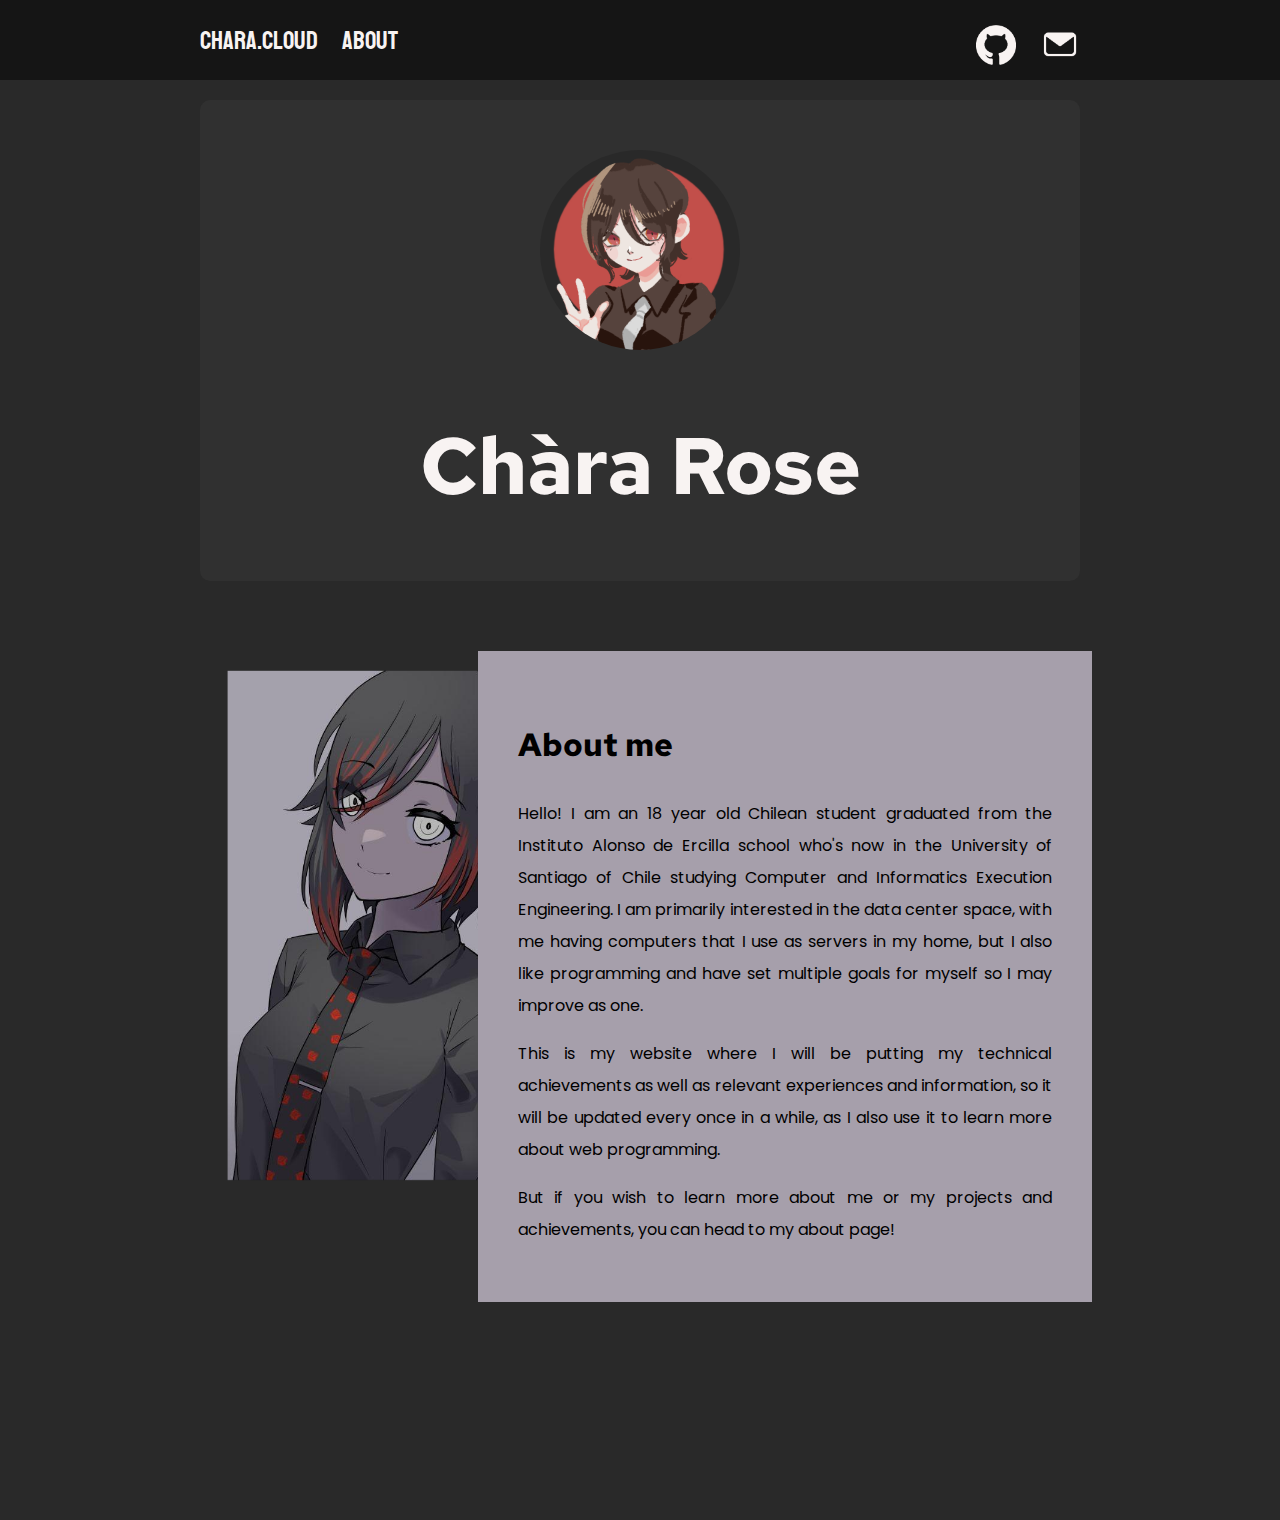
<file: index.html>
<!DOCTYPE html>
<html lang="en">
    <head>
        <meta charset="utf-8">
        <title>chara.cloud</title>
        <link rel="stylesheet" href="css/styles.css">
        <link rel="shortcut icon" type="image/x-icon" href="images/main.ico">
    </head>

    <body class="body-home">
        <div class="footer">
            <p class="footer-text">
                <a class="hover-underline-animation" href="https://chara.cloud">CHARA.CLOUD</a>
                <a class="hover-underline-animation" href="https://chara.cloud/about">ABOUT</a>
            </p>
            <div class="footer-icons">
                <a href="https://github.com/charagender"><img src="images/github.png" class="icons-style"></a>
                <a href="mailto:charagender@proton.me"><img src="images/email.png" class="icons-style"></a>
            </div>
        </div>

        <div class="header-home">
            <img class="profile-small" src="images/chara picrew.png">
            <h1>Chàra Rose</h1>
        </div>


        <a href="https://twitter.com/ar_jart/status/1590717455684337665"><div class="column-1 profile-large">
        </div></a>
        
        <div class="column-2">
            <h1 class="subsection">About me</h1>
            <p>
                Hello! I am an 18 year old Chilean student graduated from the Instituto Alonso de Ercilla school
                who's now in the University of Santiago of Chile studying Computer and Informatics Execution Engineering.
                I am primarily interested in the data center space, with me having computers that I use as servers
                in my home, but I also like programming and have set multiple goals for myself so I may improve 
                as one.
            </p>
            <p>
                This is my website where I will be putting my technical achievements as well as relevant experiences
                and information, so it will be updated every once in a while, as I also use it to learn more about
                web programming.
            </p>
            <p>
                But if you wish to learn more about me or my projects and achievements, you can head to my about page!
            </p>
        </div>

        
        
    </body>
</html>
</file>
<file: css/styles.css>
@import url('https://fonts.googleapis.com/css2?family=Staatliches&display=swap');
@import url('https://fonts.googleapis.com/css2?family=Poppins&display=swap');
@import url('https://fonts.googleapis.com/css2?family=Red+Hat+Mono:wght@500&family=Red+Hat+Text:wght@600&display=swap');

.body-home {
    margin: 0;
    font-family: Arial, Helvetica, sans-serif;
    background-color: #292929;
}

.body-about {
    margin: 0;
    background-color: #292929   ;
    font-family: Arial, Helvetica, sans-serif;
}

a {
    text-decoration: none;
}

a.about {
    color: #736dea;
}

a.about:visited {
    color: #6d88ea;
}

.hover-underline-animation {
  display: inline-block;
  position: relative;
  color: #F8F3F2;
}

.hover-underline-animation::after {
  content: '';
  position: absolute;
  width: 100%;
  transform: scaleX(0);
  height: 2px;
  bottom: 0;
  left: 0;
  background-color: #F8F3F2;
  transform-origin: bottom right;
  transition: transform 0.25s ease-out;
}

.hover-underline-animation:hover::after {
  transform: scaleX(1);
  transform-origin: bottom left;
}

ol {
    color: #6DADD0;
    list-style-type: none;
    counter-reset: item;
}

li.ordered:before {
    content: counters(item, ".") " ";
    counter-increment: item;
}

.header-home {
    margin-top: 20px;
    margin-bottom: 20px;
    margin-left: 200px;
    margin-right: 200px;
    border-radius: 10px;
    background: #303030;
    text-align: center;
    font-size: 40px;
    padding-bottom: 10px;
    color: #f8f3f2;
}

.header-about {
    font-family: 'Staatliches';
    margin: 0;
    background: #292929;
    text-align: left;
    font-size: 40px;
    padding-top: 100px;
    padding-left: 400px;
    padding-bottom: 30px;
    color: #f8f3f2;
}

h1 {
    font-family: 'Red Hat Text';
}

h2 {
    font-family: 'Red Hat Text';
}

p {
    font-family: 'Poppins';
    text-align: justify;
    font-size: 16px;
}

.index-about {
    float: left;
    position: fixed;
    top: 96px;
    left: 0;
    bottom: 0;
    width: 400px;
    padding-right: 50px;
    padding-left: 20px;
    background-color: #292929;
    overflow-y: scroll;
}

.profile-small {
    border-radius: 50%;
    height: 200px;
    width: 200px;
    margin-top: 50px;
}

.profile-large {
    background: url(../images/ruby\ 0.jpg);
    background-size: cover; 
    background-position: center;
    scale: 60%;
}

.image-small-right {
    position: relative;
    float: right;
    height: 100%;
    width: 100%;
}

.section-heading {
    text-align: left;
    color: #9EE493;
    margin-left: 30px;
    margin-bottom: 0px;
    font-size: 35px;
}

.section-description {
    margin-left: 25px;
}

.section-break {
    margin: 50px;
}

* {
    box-sizing: border-box;
}  

.column-1 {
    float: left;
    position: relative;
    bottom: 150px;
    top: -100px;
    left: 108px;
    width: 35%;
    padding: 40px;
    height: 849px;
    margin-left:30px;
    margin-right:30px;
    margin-bottom: 70px;
    background-color: #292929;
    line-height:2;

}
.column-2 {
    float: left;
    position: relative;
    top: 50px;
    width: 48%;
    right: 30px;
    padding: 40px;
    margin-right: 80px;
    height: auto;
    background-color: #A69FAB;
    line-height:2;
}

.column-3 {
    float: left;
    position: fixed;
    top: 90px;
    left: 390px;
    overflow-y: scroll;
    margin-right: 90px;
    height: calc(100vh - 90px)
}

.column-4 {
    background-color: #584540;
    border-radius: 20px 20px 0 0;
    padding: 20px;
    padding-left: 30px;
    height: 100%;
    width: 90%;
    color: #DDF8DF;
    overflow-y: scroll;
    height: calc(100vh - 90px)
}

.column-5 {
    float: left;
    width: 45%;
    padding: 10px;
    margin: 20px;
    height: 182px;
}

.table-style {
    width:100%;
    border-spacing: 24px;
    padding-right: 50px;
}

.index-title {
    color: #86BBD8;
}

.index-text {
    color: #6DADD0;
}

.footer {
    position: static;
    top: 0px;
    width: 100%;
    height: 80px;
    background-color: #151515;
}

.footer-text {
    font-family: 'Staatliches';
    font-size: 25px;
    padding-left: 200px;
    float: left;
    word-spacing: 20px;
}

.footer-icons {
    padding-right: 200px;
    margin-top: 20px;
    float: right;
}

.icons-style {
    height: 40px;
    margin-left: 20px;
    margin-top: 5px;
}

.icons-style {
    transition: all 0.3s ease-in-out;
}

.icons-style:hover {
    transform: scale(1.1);
}

.project-text {
    text-align: center;
    color: #41332F;
    font-size: 40px;
}

.project-placeholder {
    color: #584540;
}

.project-text-placeholder {
    text-align: center;
    color: #584540;
    font-size: 40px;
}

.project-1 {
    background-color: #EDF67D;
}

.project-1:hover {
    background-color: #0AFFED;
}
</file>
